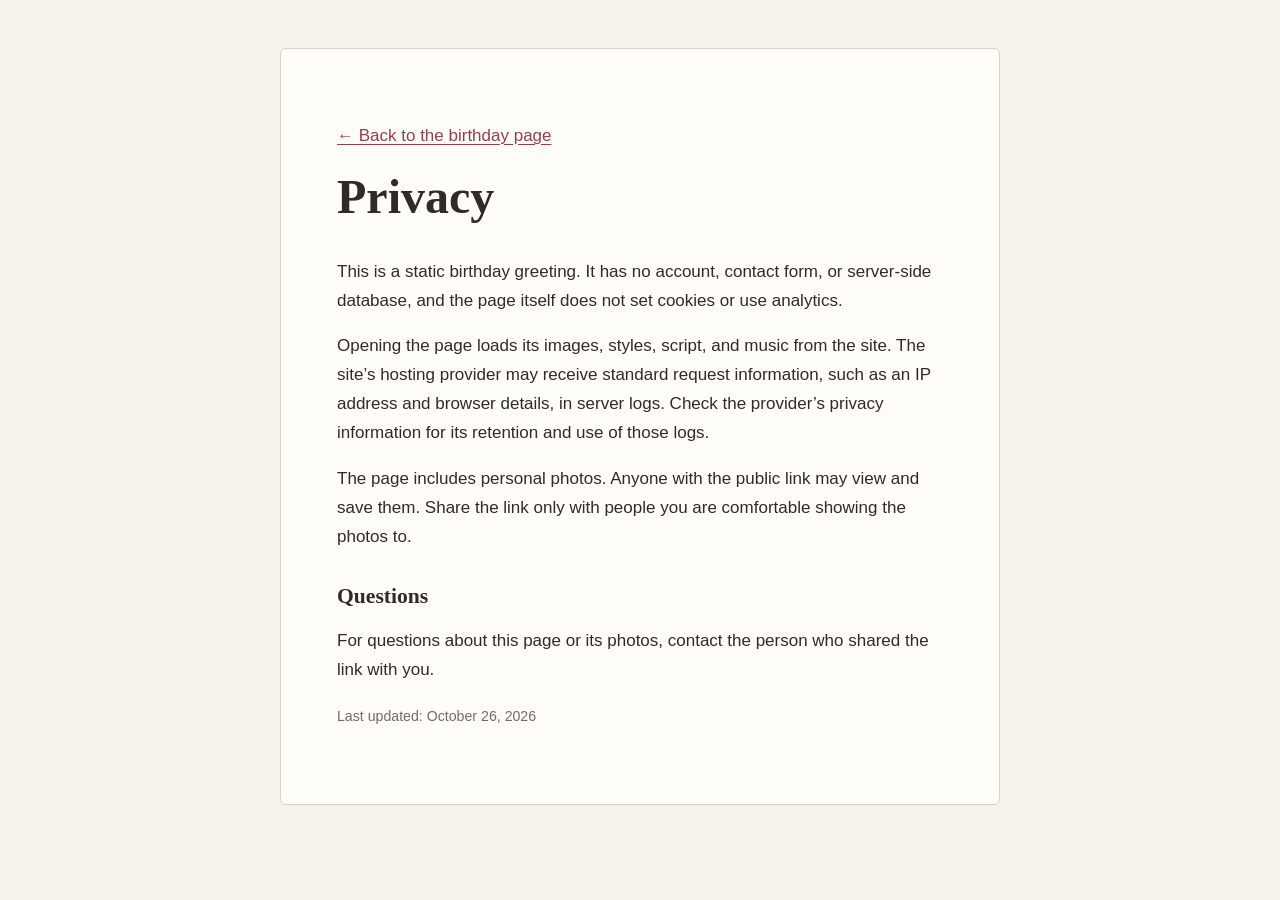
<file: privacy.html>
<!doctype html>
<html lang="en">
<head>
  <meta charset="utf-8">
  <meta name="viewport" content="width=device-width, initial-scale=1">
  <meta name="robots" content="index,follow">
  <title>Privacy | A Birthday Note for Vanshika</title>
  <meta name="description" content="Privacy information for this birthday page.">
  <link rel="canonical" href="https://bdygift.com/privacy.html">
  <link rel="icon" type="image/svg+xml" href="favicon.svg">
  <style>
    :root{color-scheme:light;--paper:#F6F2EA;--surface:#FFFDF9;--ink:#302B27;--muted:#766B61;--rose:#923F50;--line:#DED2C5}
    *{box-sizing:border-box}body{margin:0;padding:48px 20px;background:var(--paper);color:var(--ink);font:17px/1.7 Arial,sans-serif}
    main{max-width:720px;margin:auto;padding:clamp(24px,6vw,56px);background:var(--surface);border:1px solid var(--line);border-radius:6px}
    h1,h2{font-family:Georgia,serif;line-height:1.2}h1{font-size:clamp(2rem,6vw,3rem);margin-top:0}h2{font-size:1.35rem;margin-top:2rem}
    a{color:var(--rose);text-underline-offset:3px}small{color:var(--muted)}
  </style>
</head>
<body><main>
  <p><a href="perfecto.html">← Back to the birthday page</a></p>
  <h1>Privacy</h1>
  <p>This is a static birthday greeting. It has no account, contact form, or server-side database, and the page itself does not set cookies or use analytics.</p>
  <p>Opening the page loads its images, styles, script, and music from the site. The site’s hosting provider may receive standard request information, such as an IP address and browser details, in server logs. Check the provider’s privacy information for its retention and use of those logs.</p>
  <p>The page includes personal photos. Anyone with the public link may view and save them. Share the link only with people you are comfortable showing the photos to.</p>
  <h2>Questions</h2>
  <p>For questions about this page or its photos, contact the person who shared the link with you.</p>
  <p><small>Last updated: October 26, 2026</small></p>
</main></body></html>
</file>
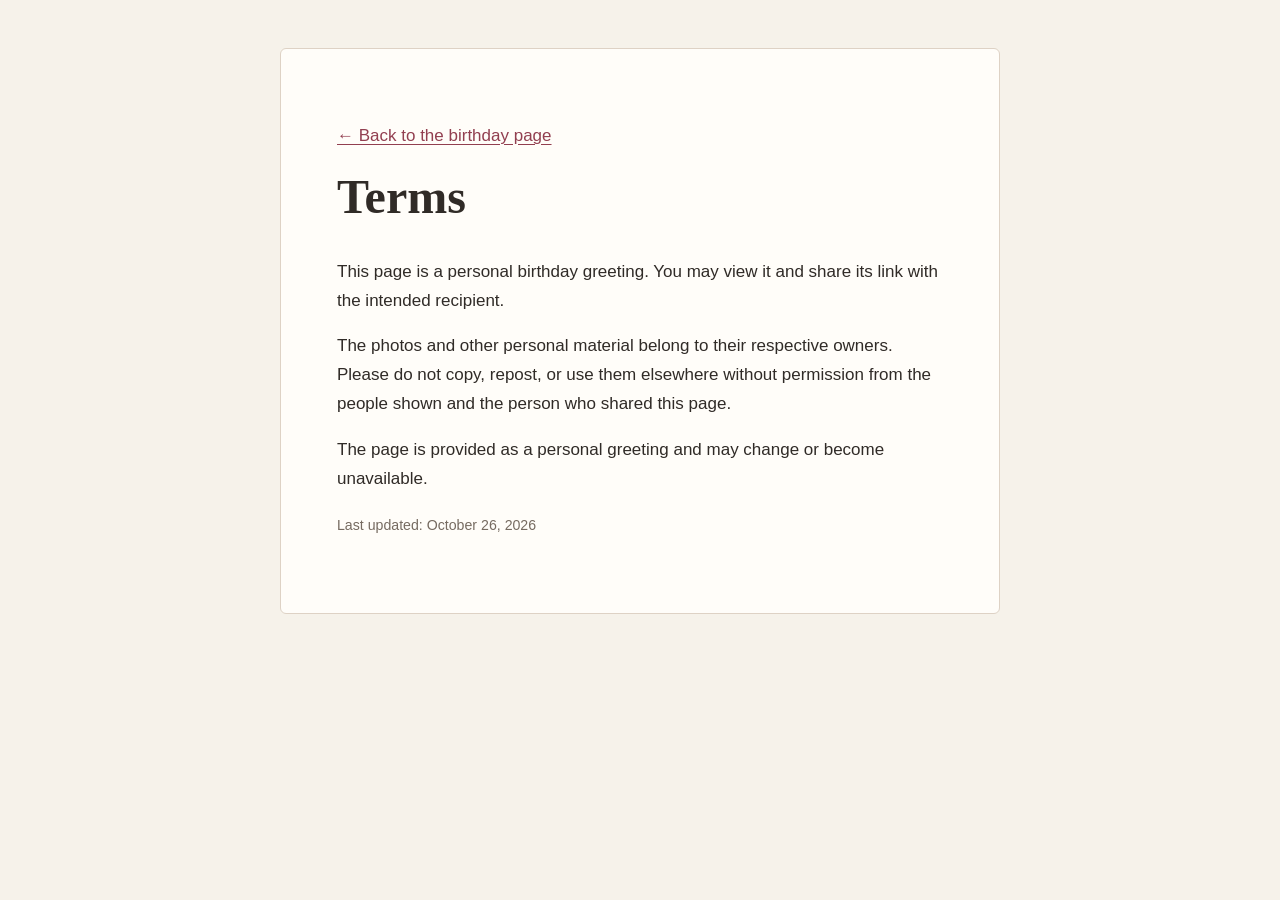
<file: terms.html>
<!doctype html>
<html lang="en">
<head>
  <meta charset="utf-8">
  <meta name="viewport" content="width=device-width, initial-scale=1">
  <meta name="robots" content="index,follow">
  <title>Terms | A Birthday Note for Vanshika</title>
  <meta name="description" content="Terms for viewing and sharing this personal birthday page.">
  <link rel="canonical" href="https://bdygift.com/terms.html">
  <link rel="icon" type="image/svg+xml" href="favicon.svg">
  <style>
    :root{color-scheme:light;--paper:#F6F2EA;--surface:#FFFDF9;--ink:#302B27;--muted:#766B61;--rose:#923F50;--line:#DED2C5}
    *{box-sizing:border-box}body{margin:0;padding:48px 20px;background:var(--paper);color:var(--ink);font:17px/1.7 Arial,sans-serif}
    main{max-width:720px;margin:auto;padding:clamp(24px,6vw,56px);background:var(--surface);border:1px solid var(--line);border-radius:6px}
    h1,h2{font-family:Georgia,serif;line-height:1.2}h1{font-size:clamp(2rem,6vw,3rem);margin-top:0}h2{font-size:1.35rem;margin-top:2rem}
    a{color:var(--rose);text-underline-offset:3px}small{color:var(--muted)}
  </style>
</head>
<body><main>
  <p><a href="perfecto.html">← Back to the birthday page</a></p>
  <h1>Terms</h1>
  <p>This page is a personal birthday greeting. You may view it and share its link with the intended recipient.</p>
  <p>The photos and other personal material belong to their respective owners. Please do not copy, repost, or use them elsewhere without permission from the people shown and the person who shared this page.</p>
  <p>The page is provided as a personal greeting and may change or become unavailable.</p>
  <p><small>Last updated: October 26, 2026</small></p>
</main></body></html>
</file>
